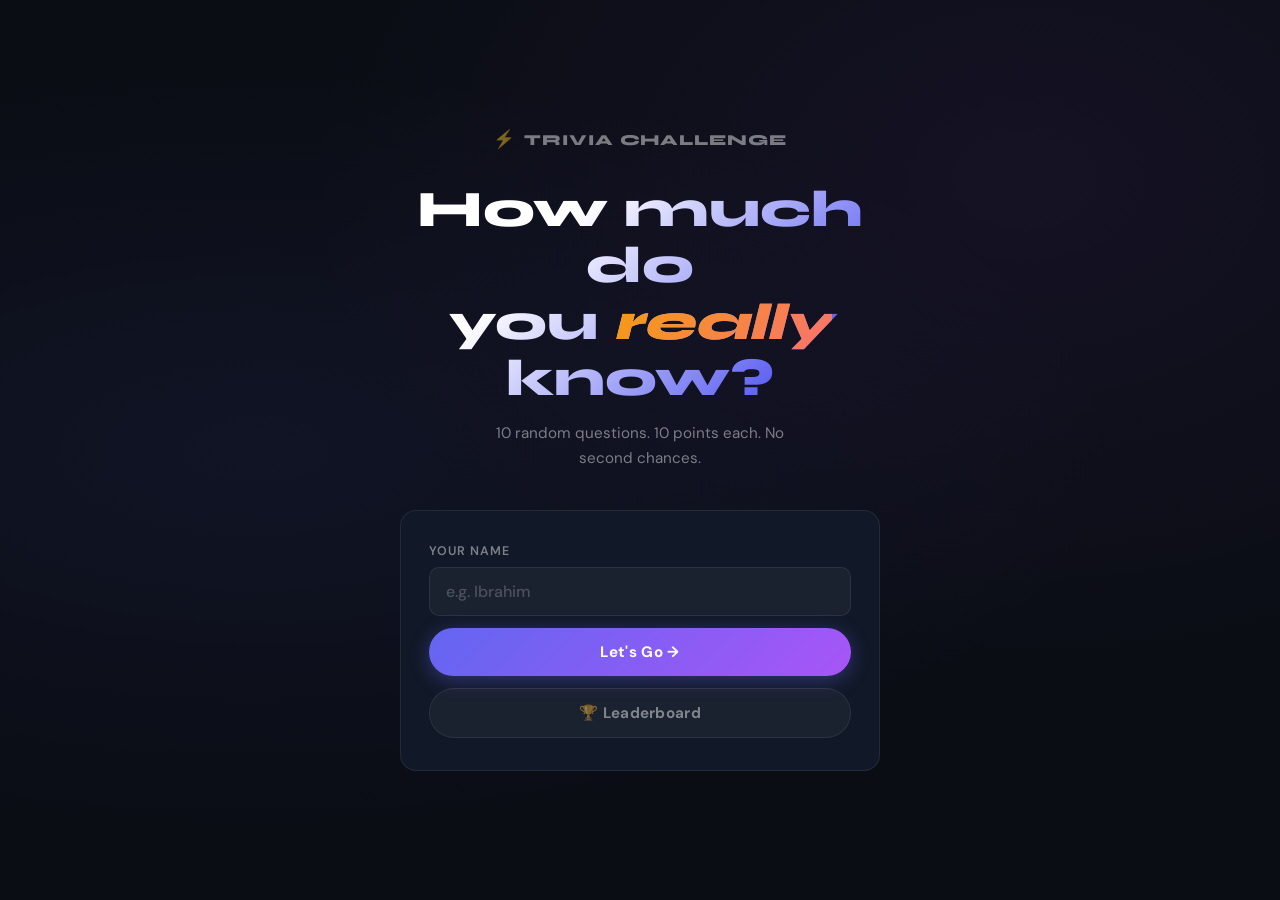
<file: index.html>
<!DOCTYPE html>
<html lang="en">
<head>
  <meta charset="UTF-8">
  <meta name="viewport" content="width=device-width, initial-scale=1.0">
  <title>Trivia Challenge</title>
  <link rel="preconnect" href="https://fonts.googleapis.com">
  <link href="https://fonts.googleapis.com/css2?family=Syne:wght@700;800&family=DM+Sans:wght@400;500;600&display=swap" rel="stylesheet">
  <link rel="stylesheet" href="quiz.css">
</head>
<body>

  <!-- ── START SCREEN ── -->
  <div id="start-screen" class="screen active">
    <div class="brand">
      <span class="brand-icon">⚡</span>
      <span class="brand-name">Trivia Challenge</span>
    </div>
    <h1 class="hero-title">How much do<br>you <em>really</em> know?</h1>
    <p class="hero-sub">10 random questions. 10 points each. No second chances.</p>

    <div class="start-card">
      <label class="input-label" for="user-name">Your name</label>
      <input type="text" id="user-name" class="name-input" placeholder="e.g. Ibrahim" autocomplete="off" maxlength="24">
      <button id="start-btn" class="btn btn-primary">Let's Go →</button>
      <button id="h_score" class="btn btn-ghost">🏆 Leaderboard</button>
    </div>
  </div>

  <!-- ── QUIZ SCREEN ── -->
  <div id="quiz-screen" class="screen">

    <!-- header -->
    <div class="quiz-header">
      <div class="q-meta">
        <span id="tracker" class="q-counter">1 / 10</span>
        <span id="player-tag" class="player-tag"></span>
      </div>
      <div id="score-badge" class="score-badge">0 pts</div>
    </div>

    <!-- progress bar -->
    <div class="progress-track">
      <div id="progress-fill" class="progress-fill"></div>
    </div>

    <!-- timer ring -->
    <div class="timer-wrap">
      <svg class="timer-ring" viewBox="0 0 64 64">
        <circle class="ring-bg"   cx="32" cy="32" r="27"/>
        <circle id="ring-arc" class="ring-arc" cx="32" cy="32" r="27"/>
      </svg>
      <span id="timer-num" class="timer-num">15</span>
    </div>

    <!-- question -->
    <div class="question-wrap">
      <p class="q-label">Question</p>
      <h2 id="question" class="question-text">Loading…</h2>
    </div>

    <!-- options -->
    <div class="options-grid">
      <button id="a" class="option-btn"><span class="opt-letter">A</span><span class="opt-text"></span></button>
      <button id="b" class="option-btn"><span class="opt-letter">B</span><span class="opt-text"></span></button>
      <button id="c" class="option-btn"><span class="opt-letter">C</span><span class="opt-text"></span></button>
      <button id="d" class="option-btn"><span class="opt-letter">D</span><span class="opt-text"></span></button>
    </div>

    <!-- streak indicator -->
    <div id="streak-bar" class="streak-bar"></div>
  </div>

  <!-- ── RESULT SCREEN ── -->
  <div id="result-screen" class="screen">
    <div id="result-emoji" class="result-emoji">🎉</div>
    <h2 id="result-title" class="result-title">Great job!</h2>
    <p id="result-name"  class="result-name"></p>

    <div class="score-ring-wrap">
      <svg class="score-ring" viewBox="0 0 120 120">
        <circle class="sr-bg"  cx="60" cy="60" r="50"/>
        <circle id="sr-arc" class="sr-arc" cx="60" cy="60" r="50"/>
      </svg>
      <div class="score-inner">
        <span id="final-score" class="final-num">0</span>
        <span class="final-label">/ 100</span>
      </div>
    </div>

    <div class="result-stats">
      <div class="rs-item"><span id="rs-correct" class="rs-num">0</span><span class="rs-label">Correct</span></div>
      <div class="rs-item"><span id="rs-wrong"   class="rs-num">0</span><span class="rs-label">Wrong</span></div>
      <div class="rs-item"><span id="rs-streak"  class="rs-num">0</span><span class="rs-label">Best Streak</span></div>
    </div>

    <p id="result-msg" class="result-msg"></p>

    <div class="result-actions">
      <button id="play-again-btn" class="btn btn-primary">Play Again</button>
      <button id="leaderboard-btn" class="btn btn-ghost">🏆 Leaderboard</button>
    </div>
  </div>

  <!-- ── LEADERBOARD MODAL ── -->
  <div id="lb-modal" class="modal-backdrop">
    <div class="modal">
      <div class="modal-head">
        <h3>🏆 Leaderboard</h3>
        <button id="lb-close" class="modal-close">✕</button>
      </div>
      <div id="lb-list" class="lb-list">
        <p class="lb-empty">No scores yet. Be the first!</p>
      </div>
      <button id="lb-clear" class="btn btn-ghost" style="margin-top:14px;width:100%;font-size:.8rem;">Clear scores</button>
    </div>
  </div>

  <!-- feedback flash --->
  <div id="feedback" class="feedback-flash"></div>

  <script src="quiz.js"></script>
</body>
</html>
</file>
<file: quiz.css>
/* ══════════════════════════════════════════════
   TRIVIA CHALLENGE — CSS
   Dark game aesthetic · Syne + DM Sans
   ══════════════════════════════════════════════ */

/* ── RESET ── */
*, *::before, *::after { margin: 0; padding: 0; box-sizing: border-box; }

:root {
  --bg:          #0a0d14;
  --surface:     #111827;
  --surface2:    #1a2235;
  --border:      rgba(255,255,255,0.08);
  --border-h:    rgba(255,255,255,0.18);

  --accent:      #6366f1;
  --accent2:     #a855f7;
  --gold:        #f59e0b;
  --green:       #34d399;
  --red:         #f87171;

  --text:        #e8edf5;
  --muted:       rgba(255,255,255,0.45);
  --muted2:      rgba(255,255,255,0.22);

  --radius:      16px;
  --radius-sm:   10px;
  --radius-pill: 50px;

  --font-head:   'Syne', sans-serif;
  --font-body:   'DM Sans', sans-serif;
}

html { scroll-behavior: smooth; }

body {
  font-family: var(--font-body);
  background: var(--bg);
  color: var(--text);
  min-height: 100vh;
  display: flex;
  align-items: center;
  justify-content: center;
  padding: 20px;
  -webkit-font-smoothing: antialiased;
  /* subtle noise */
  background-image:
    radial-gradient(ellipse at 20% 50%, rgba(99,102,241,0.08) 0%, transparent 60%),
    radial-gradient(ellipse at 80% 20%, rgba(168,85,247,0.07) 0%, transparent 50%);
}

/* ══════════════════════════════════════════════
   SCREENS
   ══════════════════════════════════════════════ */
.screen {
  display: none;
  width: 100%;
  max-width: 480px;
  animation: screenIn 0.45s cubic-bezier(0.22, 1, 0.36, 1) forwards;
}
.screen.active { display: flex; flex-direction: column; align-items: center; }

@keyframes screenIn {
  from { opacity: 0; transform: translateY(24px); }
  to   { opacity: 1; transform: translateY(0); }
}

/* ══════════════════════════════════════════════
   START SCREEN
   ══════════════════════════════════════════════ */
.brand {
  display: flex;
  align-items: center;
  gap: 8px;
  font-family: var(--font-head);
  font-size: 0.95rem;
  font-weight: 800;
  color: var(--muted);
  letter-spacing: 0.06em;
  text-transform: uppercase;
  margin-bottom: 32px;
}
.brand-icon { font-size: 1.1rem; }

.hero-title {
  font-family: var(--font-head);
  font-size: clamp(2.4rem, 7vw, 3.2rem);
  font-weight: 800;
  line-height: 1.1;
  text-align: center;
  margin-bottom: 14px;
  background: linear-gradient(135deg, #fff 30%, var(--accent) 80%, var(--accent2));
  -webkit-background-clip: text;
  -webkit-text-fill-color: transparent;
  background-clip: text;
}
.hero-title em {
  font-style: italic;
  background: linear-gradient(135deg, var(--gold), #f87171);
  -webkit-background-clip: text;
  -webkit-text-fill-color: transparent;
  background-clip: text;
}

.hero-sub {
  color: var(--muted);
  font-size: 0.95rem;
  text-align: center;
  line-height: 1.6;
  margin-bottom: 40px;
  max-width: 320px;
}

.start-card {
  background: var(--surface);
  border: 1px solid var(--border);
  border-radius: var(--radius);
  padding: 32px 28px;
  width: 100%;
  display: flex;
  flex-direction: column;
  gap: 12px;
}

.input-label {
  font-size: 0.78rem;
  font-weight: 600;
  color: var(--muted);
  text-transform: uppercase;
  letter-spacing: 0.08em;
  margin-bottom: -4px;
}

.name-input {
  width: 100%;
  padding: 13px 16px;
  background: rgba(255,255,255,0.04);
  border: 1px solid var(--border);
  border-radius: var(--radius-sm);
  color: var(--text);
  font-family: var(--font-body);
  font-size: 1rem;
  font-weight: 500;
  outline: none;
  transition: border-color 0.25s, box-shadow 0.25s;
}
.name-input::placeholder { color: var(--muted2); }
.name-input:focus {
  border-color: var(--accent);
  box-shadow: 0 0 0 3px rgba(99,102,241,0.18);
}

/* ══════════════════════════════════════════════
   BUTTONS
   ══════════════════════════════════════════════ */
.btn {
  width: 100%;
  padding: 14px 24px;
  border-radius: var(--radius-pill);
  font-family: var(--font-body);
  font-size: 0.95rem;
  font-weight: 700;
  border: none;
  cursor: pointer;
  transition: transform 0.22s cubic-bezier(0.22,1,0.36,1), box-shadow 0.22s, background 0.22s;
  letter-spacing: 0.02em;
}
.btn:active { transform: scale(0.97) !important; }

.btn-primary {
  background: linear-gradient(135deg, var(--accent), var(--accent2));
  color: #fff;
  box-shadow: 0 4px 20px rgba(99,102,241,0.38);
}
.btn-primary:hover {
  transform: translateY(-2px);
  box-shadow: 0 8px 28px rgba(99,102,241,0.55);
}

.btn-ghost {
  background: rgba(255,255,255,0.04);
  color: var(--muted);
  border: 1px solid var(--border);
}
.btn-ghost:hover {
  background: rgba(255,255,255,0.08);
  color: var(--text);
  border-color: var(--border-h);
  transform: translateY(-2px);
}

/* ══════════════════════════════════════════════
   QUIZ SCREEN
   ══════════════════════════════════════════════ */
#quiz-screen { gap: 0; }

.quiz-header {
  display: flex;
  justify-content: space-between;
  align-items: center;
  width: 100%;
  margin-bottom: 12px;
}

.q-meta { display: flex; align-items: center; gap: 10px; }

.q-counter {
  font-family: var(--font-head);
  font-size: 0.85rem;
  font-weight: 800;
  color: var(--muted);
  letter-spacing: 0.05em;
}

.player-tag {
  font-size: 0.75rem;
  font-weight: 600;
  color: var(--muted2);
  background: rgba(255,255,255,0.05);
  border: 1px solid var(--border);
  border-radius: var(--radius-pill);
  padding: 3px 10px;
}

.score-badge {
  font-family: var(--font-head);
  font-size: 0.88rem;
  font-weight: 800;
  color: var(--gold);
  background: rgba(245,158,11,0.12);
  border: 1px solid rgba(245,158,11,0.28);
  border-radius: var(--radius-pill);
  padding: 5px 14px;
  transition: transform 0.25s;
}
.score-badge.pop { animation: scorePop 0.35s cubic-bezier(0.22,1,0.36,1); }
@keyframes scorePop {
  0%   { transform: scale(1); }
  50%  { transform: scale(1.3); }
  100% { transform: scale(1); }
}

/* progress bar */
.progress-track {
  width: 100%;
  height: 4px;
  background: rgba(255,255,255,0.07);
  border-radius: 4px;
  overflow: hidden;
  margin-bottom: 24px;
}
.progress-fill {
  height: 100%;
  background: linear-gradient(90deg, var(--accent), var(--accent2));
  border-radius: 4px;
  transition: width 0.5s cubic-bezier(0.22,1,0.36,1);
  width: 0%;
}

/* timer ring */
.timer-wrap {
  position: relative;
  width: 64px;
  height: 64px;
  margin: 0 auto 20px;
}
.timer-ring { width: 64px; height: 64px; transform: rotate(-90deg); }
.ring-bg  { fill: none; stroke: rgba(255,255,255,0.07); stroke-width: 4; }
.ring-arc {
  fill: none;
  stroke: var(--accent);
  stroke-width: 4;
  stroke-linecap: round;
  stroke-dasharray: 169.6;   /* 2π × 27 */
  stroke-dashoffset: 0;
  transition: stroke-dashoffset 1s linear, stroke 0.4s;
}
.ring-arc.warning { stroke: var(--gold); }
.ring-arc.danger  { stroke: var(--red); }

.timer-num {
  position: absolute;
  inset: 0;
  display: flex;
  align-items: center;
  justify-content: center;
  font-family: var(--font-head);
  font-size: 1rem;
  font-weight: 800;
  color: var(--text);
}

/* question */
.question-wrap {
  width: 100%;
  background: var(--surface);
  border: 1px solid var(--border);
  border-radius: var(--radius);
  padding: 24px 22px;
  margin-bottom: 16px;
  min-height: 110px;
  display: flex;
  flex-direction: column;
  justify-content: center;
}
.q-label {
  font-size: 0.68rem;
  font-weight: 700;
  text-transform: uppercase;
  letter-spacing: 0.12em;
  color: var(--accent);
  margin-bottom: 10px;
}
.question-text {
  font-family: var(--font-head);
  font-size: 1.15rem;
  font-weight: 700;
  line-height: 1.45;
  color: var(--text);
}

/* options */
.options-grid {
  display: grid;
  grid-template-columns: 1fr 1fr;
  gap: 10px;
  width: 100%;
  margin-bottom: 14px;
}

.option-btn {
  display: flex;
  align-items: center;
  gap: 10px;
  background: var(--surface);
  border: 1px solid var(--border);
  border-radius: var(--radius-sm);
  padding: 14px 14px;
  cursor: pointer;
  transition: all 0.22s cubic-bezier(0.22,1,0.36,1);
  text-align: left;
  min-height: 58px;
}
.option-btn:hover:not(:disabled) {
  background: var(--surface2);
  border-color: var(--border-h);
  transform: translateY(-2px);
  box-shadow: 0 6px 20px rgba(0,0,0,0.3);
}

.opt-letter {
  flex-shrink: 0;
  width: 28px;
  height: 28px;
  background: rgba(255,255,255,0.06);
  border-radius: 8px;
  display: flex;
  align-items: center;
  justify-content: center;
  font-family: var(--font-head);
  font-size: 0.72rem;
  font-weight: 800;
  color: var(--muted);
  transition: background 0.22s, color 0.22s;
}

.opt-text {
  font-family: var(--font-body);
  font-size: 0.88rem;
  font-weight: 500;
  color: var(--text);
  line-height: 1.35;
}

/* correct / wrong states */
.option-btn.correct {
  background: rgba(52,211,153,0.12);
  border-color: var(--green);
  transform: none;
}
.option-btn.correct .opt-letter {
  background: var(--green);
  color: #000;
}

.option-btn.wrong {
  background: rgba(248,113,113,0.12);
  border-color: var(--red);
}
.option-btn.wrong .opt-letter {
  background: var(--red);
  color: #fff;
}

.option-btn:disabled { cursor: default; opacity: 0.85; }

/* streak bar */
.streak-bar {
  display: flex;
  gap: 5px;
  justify-content: center;
  min-height: 16px;
}
.streak-dot {
  width: 8px; height: 8px;
  border-radius: 50%;
  background: var(--green);
  animation: dotPop 0.3s cubic-bezier(0.22,1,0.36,1);
}
@keyframes dotPop {
  from { transform: scale(0); opacity: 0; }
  to   { transform: scale(1); opacity: 1; }
}

/* ══════════════════════════════════════════════
   FEEDBACK FLASH
   ══════════════════════════════════════════════ */
.feedback-flash {
  position: fixed;
  top: 50%;
  left: 50%;
  transform: translate(-50%, -50%) scale(0.7);
  font-size: 3.5rem;
  pointer-events: none;
  opacity: 0;
  z-index: 9999;
  transition: none;
}
.feedback-flash.show {
  animation: flashPop 0.65s cubic-bezier(0.22,1,0.36,1) forwards;
}
@keyframes flashPop {
  0%   { opacity: 0; transform: translate(-50%,-50%) scale(0.5); }
  30%  { opacity: 1; transform: translate(-50%,-50%) scale(1.1); }
  70%  { opacity: 1; transform: translate(-50%,-50%) scale(1); }
  100% { opacity: 0; transform: translate(-50%,-70%) scale(0.9); }
}

/* ══════════════════════════════════════════════
   RESULT SCREEN
   ══════════════════════════════════════════════ */
#result-screen { text-align: center; gap: 0; }

.result-emoji {
  font-size: 3rem;
  margin-bottom: 12px;
  animation: screenIn 0.5s 0.1s both;
}

.result-title {
  font-family: var(--font-head);
  font-size: 2rem;
  font-weight: 800;
  background: linear-gradient(135deg, #fff, var(--accent3, #60a5fa));
  -webkit-background-clip: text;
  -webkit-text-fill-color: transparent;
  background-clip: text;
  margin-bottom: 4px;
  animation: screenIn 0.5s 0.15s both;
}

.result-name {
  color: var(--muted);
  font-size: 0.9rem;
  margin-bottom: 24px;
  animation: screenIn 0.5s 0.2s both;
}

/* score ring */
.score-ring-wrap {
  position: relative;
  width: 140px;
  height: 140px;
  margin: 0 auto 28px;
  animation: screenIn 0.5s 0.25s both;
}
.score-ring { width: 140px; height: 140px; transform: rotate(-90deg); }
.sr-bg  { fill: none; stroke: rgba(255,255,255,0.07); stroke-width: 8; }
.sr-arc {
  fill: none;
  stroke: url(#scoreGrad);
  stroke-width: 8;
  stroke-linecap: round;
  stroke-dasharray: 314.16;  /* 2π × 50 */
  stroke-dashoffset: 314.16;
  transition: stroke-dashoffset 1.2s cubic-bezier(0.22,1,0.36,1) 0.4s;
}

/* gradient def via inline SVG trick */
.score-ring defs { display: block; }

.score-inner {
  position: absolute;
  inset: 0;
  display: flex;
  flex-direction: column;
  align-items: center;
  justify-content: center;
}
.final-num {
  font-family: var(--font-head);
  font-size: 2.2rem;
  font-weight: 800;
  color: var(--text);
  line-height: 1;
}
.final-label {
  font-size: 0.72rem;
  color: var(--muted);
  margin-top: 2px;
}

/* result stats row */
.result-stats {
  display: flex;
  gap: 0;
  width: 100%;
  background: var(--surface);
  border: 1px solid var(--border);
  border-radius: var(--radius);
  overflow: hidden;
  margin-bottom: 20px;
  animation: screenIn 0.5s 0.3s both;
}
.rs-item {
  flex: 1;
  display: flex;
  flex-direction: column;
  align-items: center;
  padding: 18px 12px;
  gap: 4px;
}
.rs-item:not(:last-child) { border-right: 1px solid var(--border); }

.rs-num {
  font-family: var(--font-head);
  font-size: 1.7rem;
  font-weight: 800;
  color: var(--text);
  line-height: 1;
}
.rs-label {
  font-size: 0.7rem;
  font-weight: 600;
  color: var(--muted);
  text-transform: uppercase;
  letter-spacing: 0.07em;
}

.result-msg {
  color: var(--muted);
  font-size: 0.9rem;
  line-height: 1.6;
  margin-bottom: 24px;
  max-width: 340px;
  animation: screenIn 0.5s 0.35s both;
}

.result-actions {
  display: flex;
  flex-direction: column;
  gap: 10px;
  width: 100%;
  animation: screenIn 0.5s 0.4s both;
}

/* ══════════════════════════════════════════════
   LEADERBOARD MODAL
   ══════════════════════════════════════════════ */
.modal-backdrop {
  display: none;
  position: fixed;
  inset: 0;
  background: rgba(0,0,0,0.7);
  backdrop-filter: blur(6px);
  z-index: 1000;
  align-items: center;
  justify-content: center;
  padding: 20px;
  animation: screenIn 0.3s both;
}
.modal-backdrop.open { display: flex; }

.modal {
  background: var(--surface);
  border: 1px solid var(--border);
  border-radius: var(--radius);
  padding: 28px 24px;
  width: 100%;
  max-width: 420px;
  max-height: 80vh;
  overflow-y: auto;
}
.modal-head {
  display: flex;
  justify-content: space-between;
  align-items: center;
  margin-bottom: 20px;
}
.modal-head h3 {
  font-family: var(--font-head);
  font-size: 1.15rem;
  font-weight: 800;
}
.modal-close {
  background: rgba(255,255,255,0.06);
  border: 1px solid var(--border);
  border-radius: 8px;
  width: 32px; height: 32px;
  color: var(--muted);
  font-size: 0.85rem;
  cursor: pointer;
  transition: all 0.2s;
}
.modal-close:hover { background: rgba(255,255,255,0.12); color: var(--text); }

.lb-list { display: flex; flex-direction: column; gap: 8px; }

.lb-entry {
  display: flex;
  align-items: center;
  gap: 12px;
  padding: 12px 14px;
  background: rgba(255,255,255,0.03);
  border: 1px solid var(--border);
  border-radius: var(--radius-sm);
  animation: screenIn 0.35s both;
}
.lb-rank {
  font-family: var(--font-head);
  font-size: 0.85rem;
  font-weight: 800;
  width: 24px;
  text-align: center;
  color: var(--muted2);
}
.lb-rank.gold   { color: var(--gold); }
.lb-rank.silver { color: #94a3b8; }
.lb-rank.bronze { color: #b45309; }

.lb-info { flex: 1; }
.lb-name  { font-size: 0.9rem; font-weight: 600; color: var(--text); }
.lb-date  { font-size: 0.72rem; color: var(--muted2); margin-top: 1px; }
.lb-pts {
  font-family: var(--font-head);
  font-size: 1rem;
  font-weight: 800;
  color: var(--gold);
}

.lb-empty {
  text-align: center;
  color: var(--muted);
  font-size: 0.9rem;
  padding: 28px 0;
}

/* ══════════════════════════════════════════════
   RESPONSIVE
   ══════════════════════════════════════════════ */
@media (max-width: 420px) {
  .hero-title { font-size: 2rem; }
  .options-grid { grid-template-columns: 1fr; }
  .option-btn { min-height: 50px; }
  .result-stats { flex-direction: column; }
  .rs-item:not(:last-child) { border-right: none; border-bottom: 1px solid var(--border); }
}

@media (prefers-reduced-motion: reduce) {
  *, *::before, *::after { animation-duration: 0.01ms !important; transition-duration: 0.01ms !important; }
}
</file>
